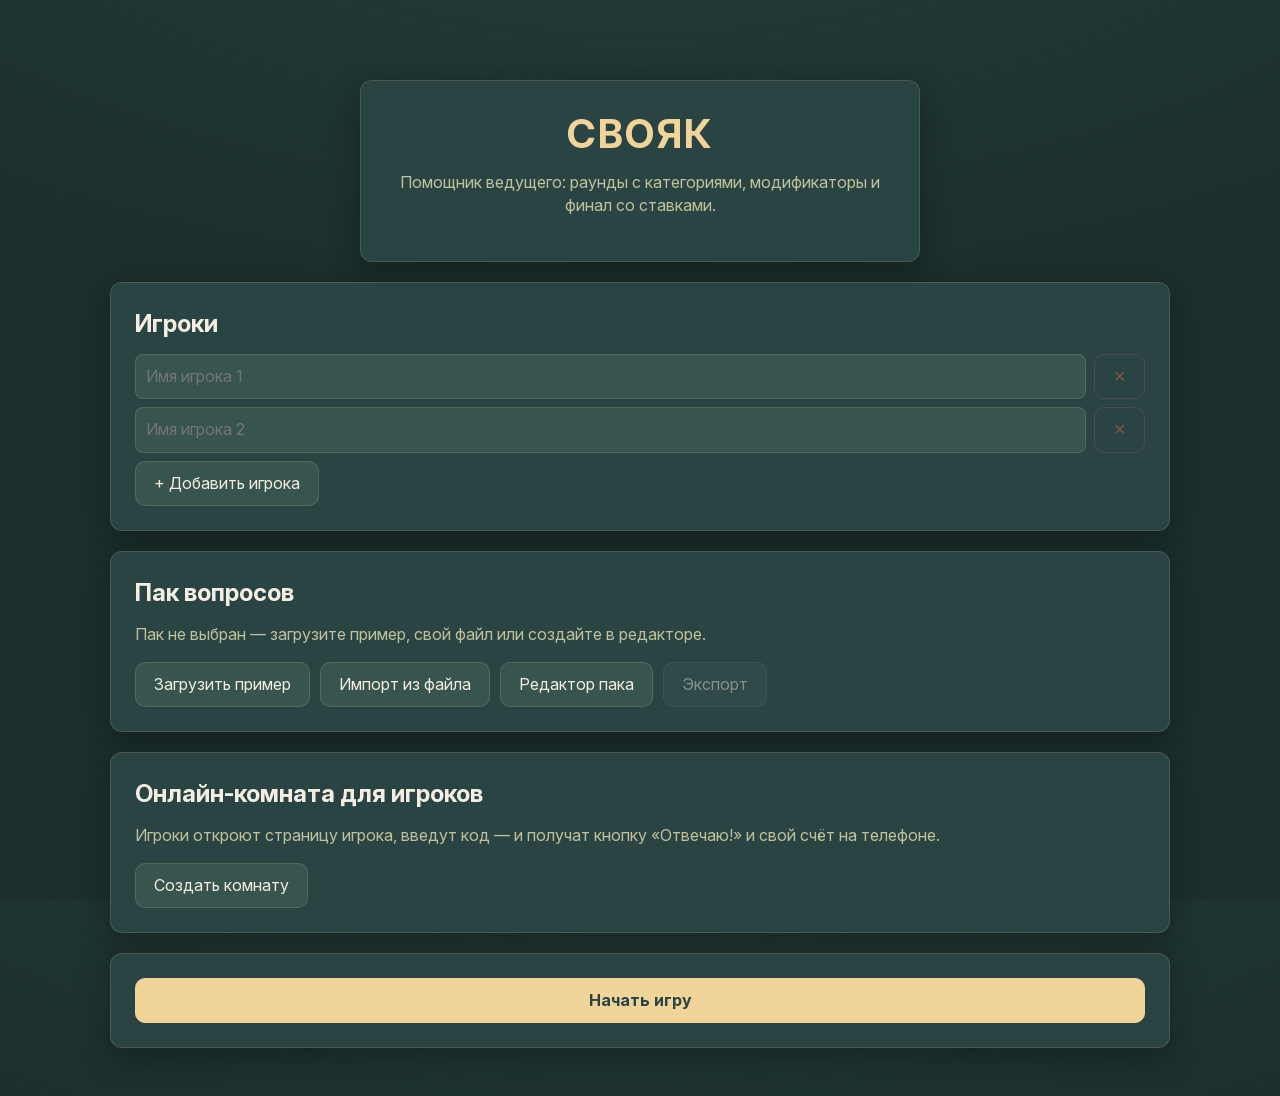
<file: index.html>
<!DOCTYPE html>
<html lang="ru">
<head>
  <meta charset="UTF-8">
  <meta name="viewport" content="width=device-width, initial-scale=1">
  <meta name="theme-color" content="#1c2f2c">
  <title>Свояк — помощник ведущего</title>
  <link rel="stylesheet" href="css/style.css">
</head>
<body>
  <noscript>Для работы приложения нужен включённый JavaScript.</noscript>

  <header id="topbar" class="hidden">
    <div id="scorebar" class="scorebar"></div>
    <div class="topbar-actions">
      <span id="room-chip" class="room-chip hidden"></span>
      <button id="btn-undo" class="btn btn-ghost" type="button" title="Отменить последнее действие">↩ Отменить</button>
      <button id="btn-new-game" class="btn btn-ghost btn-danger" type="button" title="Сбросить игру и вернуться к настройке">Новая игра</button>
    </div>
  </header>

  <main id="main">
    <section id="screen-setup" class="screen"></section>
    <section id="screen-editor" class="screen hidden"></section>
    <section id="screen-board" class="screen hidden"></section>
    <section id="screen-question" class="screen hidden"></section>
    <section id="screen-final" class="screen hidden"></section>
    <section id="screen-results" class="screen hidden"></section>
  </main>

  <script src="js/vendor/mqtt.min.js"></script>
  <script type="module" src="js/app.js"></script>
</body>
</html>
</file>
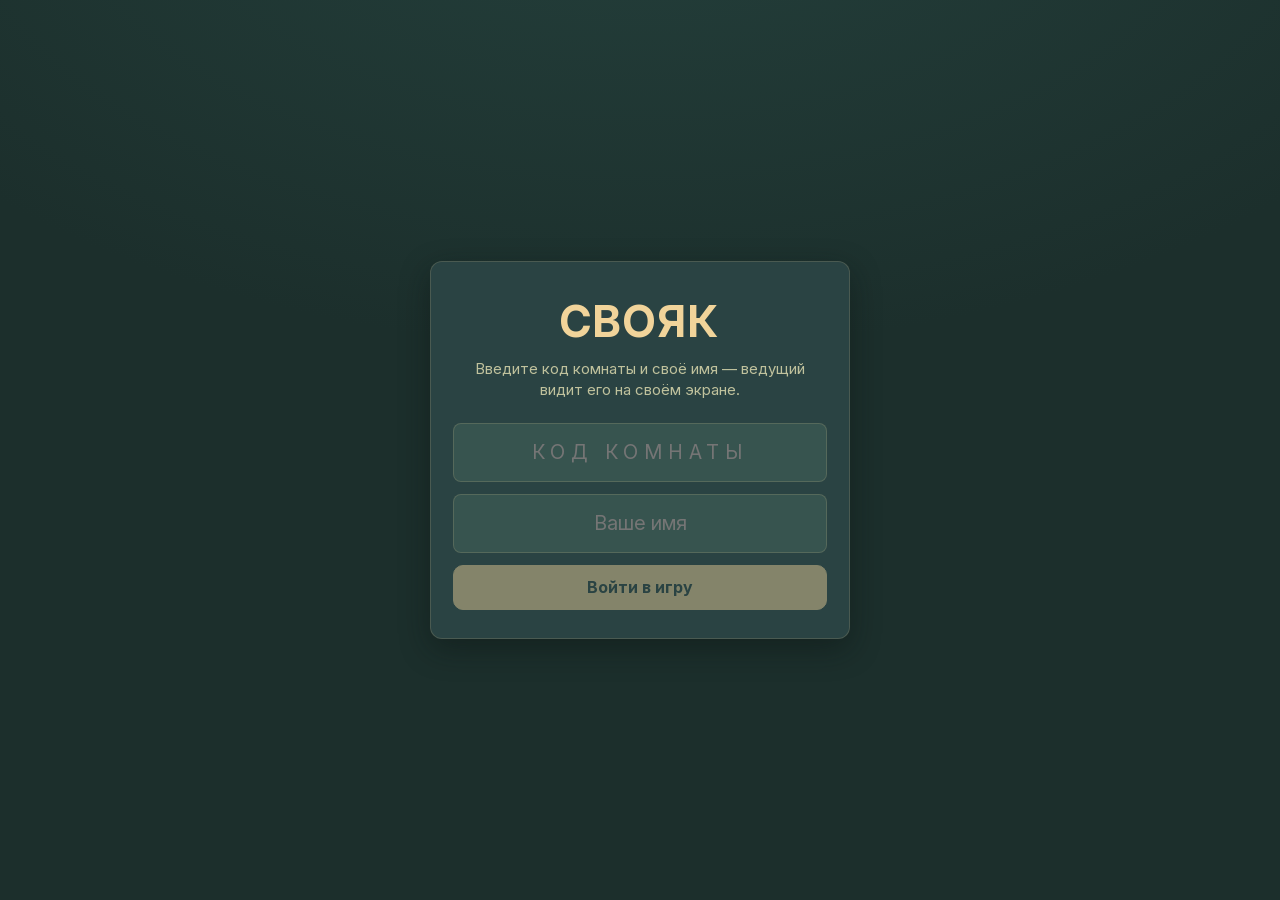
<file: player.html>
<!DOCTYPE html>
<html lang="ru">
<head>
  <meta charset="UTF-8">
  <meta name="viewport" content="width=device-width, initial-scale=1, user-scalable=no">
  <meta name="theme-color" content="#1c2f2c">
  <title>Свояк — игрок</title>
  <link rel="manifest" href="manifest.json">
  <link rel="icon" type="image/svg+xml" href="icons/icon.svg">
  <link rel="apple-touch-icon" href="icons/icon-192.png">
  <link rel="stylesheet" href="css/style.css">
  <link rel="stylesheet" href="css/player.css">
</head>
<body>
  <noscript>Для работы нужен включённый JavaScript.</noscript>

  <!-- Подключение к игре -->
  <div id="join-view" class="join-view">
    <div class="join-card">
      <h1 class="player-logo">Свояк</h1>
      <p class="subtitle">Введите код комнаты и своё имя — ведущий видит его на своём экране.</p>
      <input id="inp-code" type="text" inputmode="latin" placeholder="Код комнаты" maxlength="4"
        autocapitalize="characters" autocomplete="off">
      <input id="inp-name" type="text" placeholder="Ваше имя" maxlength="20" autocomplete="off">
      <button id="btn-join" class="btn btn-primary btn-big" type="button" disabled>Войти в игру</button>
      <p id="join-msg" class="msg hidden"></p>
    </div>
  </div>

  <!-- Игровой экран -->
  <div id="game-view" class="game-view hidden">
    <header class="player-head">
      <span id="pl-status" class="pl-status"><span class="room-dot room-dot-connecting"></span> подключение…</span>
      <span class="pl-room">Комната <b id="pl-code"></b></span>
      <button id="btn-leave" class="btn btn-ghost btn-danger pl-leave" type="button">Выйти</button>
    </header>

    <div class="score-card">
      <div class="score-name" id="pl-name">—</div>
      <div class="score-value" id="pl-score">0</div>
    </div>

    <button id="btn-buzz" class="buzz" type="button" disabled>Отвечаю!</button>
    <div id="pl-hint" class="pl-hint"></div>

    <div class="mini-scores" id="mini-scores"></div>
  </div>

  <script src="js/vendor/mqtt.min.js"></script>
  <script type="module" src="js/player.js"></script>
</body>
</html>
</file>
<file: css/style.css>
/* Свояк — помощник ведущего. Тема: тёмный тил, песочный акцент, выжженный апельсин. */

@font-face {
  font-family: 'Adwaita Sans';
  src: url('../fonts/AdwaitaSans-Regular.ttf') format('truetype');
  font-weight: 100 900;
  font-style: normal;
  font-display: swap;
}

:root {
  --bg: #1c2f2c;            /* тёмный чернильный тил */
  --bg-glow: #24403c;
  --panel: #2a4343;         /* #2A4343 */
  --panel-2: #37544f;       /* светлее тил для полей и вторичных поверхностей */
  --ink: #f3eee1;           /* тёплый белый (основа #F1D49A) */
  --ink-dim: #c0c29d;       /* #C0C29D */
  --accent: #f1d49a;        /* #F1D49A — песочный акцент */
  --accent-ink: #2a4343;    /* текст на песочном */
  --good: #8fc0ae;          /* тинт #416B66 для текста */
  --good-fill: #416b66;     /* #416B66 — заливка «верно» */
  --bad: #e06b41;           /* тинт #D35E36 для текста */
  --bad-fill: #d35e36;      /* #D35E36 — выжженный апельсин */
  --line: rgba(241, 212, 154, 0.16);
  --radius: 12px;
  --shadow: 0 10px 30px rgba(10, 20, 18, 0.45);
  color-scheme: dark;
}

* { box-sizing: border-box; }

html, body { height: 100%; }

body {
  margin: 0;
  font-family: 'Adwaita Sans', -apple-system, BlinkMacSystemFont, "Segoe UI", Roboto, Arial, sans-serif;
  font-size: 16px;
  line-height: 1.45;
  color: var(--ink);
  background:
    radial-gradient(1100px 500px at 50% -200px, var(--bg-glow), transparent),
    var(--bg);
}

/* ---------- Шапка с табло ---------- */

#topbar {
  position: sticky;
  top: 0;
  z-index: 10;
  display: flex;
  align-items: center;
  justify-content: space-between;
  gap: 16px;
  padding: 10px 20px;
  background: rgba(28, 47, 44, 0.92);
  border-bottom: 1px solid var(--line);
  backdrop-filter: blur(6px);
}

.scorebar {
  display: flex;
  flex-wrap: wrap;
  gap: 8px;
  min-height: 34px;
}

.score-chip {
  display: inline-flex;
  align-items: center;
  gap: 8px;
  padding: 4px 12px;
  background: var(--panel);
  border: 1px solid var(--line);
  border-radius: 999px;
  white-space: nowrap;
}

.score-chip b { font-weight: 600; }

.score-chip .score {
  font-variant-numeric: tabular-nums;
  font-weight: 700;
  color: var(--accent);
}

.topbar-actions {
  display: flex;
  gap: 8px;
  flex-shrink: 0;
}

/* ---------- Общее ---------- */

#main {
  max-width: 1100px;
  margin: 0 auto;
  padding: 24px 20px 48px;
}

.hidden { display: none !important; }

.card {
  background: var(--panel);
  border: 1px solid var(--line);
  border-radius: var(--radius);
  box-shadow: var(--shadow);
  padding: 24px;
}

.center-card {
  max-width: 560px;
  margin: 56px auto 0;
  text-align: center;
}

h1 {
  margin: 0 0 8px;
  font-size: 40px;
  letter-spacing: 2px;
  color: var(--accent);
  text-transform: uppercase;
}

h2 { margin: 0 0 12px; font-size: 24px; }

.subtitle { color: var(--ink-dim); margin: 0 0 20px; }
.muted { color: var(--ink-dim); }

.placeholder-note {
  margin: 16px 0 24px;
  padding: 12px 16px;
  border: 1px dashed var(--line);
  border-radius: 8px;
  color: var(--ink-dim);
}

/* ---------- Экран настройки ---------- */

.setup-card { margin-top: 20px; }

.pack-status { color: var(--ink-dim); margin: 4px 0 16px; }
.pack-status.pack-loaded { color: var(--good); }

.btn-row {
  display: flex;
  flex-wrap: wrap;
  gap: 10px;
}

.msg {
  margin: 16px 0 0;
  padding: 10px 14px;
  border-radius: 8px;
}

.msg-error {
  color: var(--bad);
  background: rgba(224, 107, 65, 0.1);
  border: 1px solid rgba(224, 107, 65, 0.35);
}

.msg-ok {
  color: var(--good);
  background: rgba(65, 107, 102, 0.18);
  border: 1px solid rgba(65, 107, 102, 0.55);
}

#main > .card { margin-bottom: 20px; }

/* ---------- Поля ввода ---------- */

input[type="text"],
input[type="number"],
input:not([type]),
select {
  font: inherit;
  padding: 8px 10px;
  background: var(--panel-2);
  border: 1px solid var(--line);
  border-radius: 8px;
  color: var(--ink);
  min-width: 0;
}

input:focus-visible, select:focus-visible {
  outline: 2px solid var(--accent);
  outline-offset: -1px;
}

/* ---------- Игроки и старт ---------- */

.player-row {
  display: flex;
  gap: 8px;
  margin-bottom: 8px;
}

.player-row input { flex: 1; }

.start-card { text-align: center; }

.btn-big {
  padding: 14px 40px;
  font-size: 20px;
  width: 100%;
}

/* ---------- Редактор пака ---------- */

.editor-head {
  display: flex;
  justify-content: space-between;
  align-items: center;
  gap: 16px;
  flex-wrap: wrap;
  margin-bottom: 12px;
}

.tabs { display: flex; gap: 8px; margin: 16px 0; flex-wrap: wrap; }

.tab-active {
  background: var(--accent);
  border-color: var(--accent);
  color: var(--accent-ink);
  font-weight: 700;
}

.cat {
  border: 1px solid var(--line);
  border-radius: 10px;
  padding: 12px;
  margin-bottom: 12px;
  background: rgba(255, 255, 255, 0.03);
}

.cat-head { display: flex; gap: 8px; margin-bottom: 10px; }
.cat-head input { flex: 1; font-weight: 600; }

.q {
  display: flex;
  flex-direction: column;
  gap: 6px;
  margin-bottom: 8px;
}

.q-main {
  display: grid;
  grid-template-columns: 84px 1.5fr 1.2fr 170px 84px 36px;
  gap: 8px;
  align-items: center;
}

.q-media { display: flex; gap: 8px; }

.q-media .q-image { flex: 1; font-size: 14px; }

.q-media .q-upload { padding: 6px 10px; font-size: 14px; white-space: nowrap; }

.q-secret {
  display: flex;
  align-items: center;
  gap: 5px;
  color: var(--ink-dim);
  white-space: nowrap;
  font-size: 14px;
}

.topic {
  display: grid;
  grid-template-columns: 220px 1.5fr 1.2fr 36px;
  gap: 8px;
  align-items: center;
  margin-bottom: 8px;
}

.topic .t-image {
  grid-column: 1 / -1;
  font-size: 14px;
}

/* Картинка к вопросу */
.q-image-view {
  display: block;
  max-width: 100%;
  max-height: 46vh;
  object-fit: contain;
  margin: 0 0 16px;
  border-radius: 10px;
  border: 1px solid var(--line);
  background: #fff;
}

.card h3 { margin: 20px 0 10px; }

/* ---------- Сетка раундов ---------- */

.board-head {
  display: flex;
  justify-content: space-between;
  align-items: center;
  gap: 16px;
  flex-wrap: wrap;
  margin-bottom: 16px;
}

.board-head h2 { margin: 0; }

.board-tools {
  display: flex;
  align-items: center;
  gap: 12px;
  flex-wrap: wrap;
}

.badge-round {
  padding: 4px 10px;
  border: 1px solid rgba(241, 212, 154, 0.5);
  border-radius: 999px;
  color: var(--accent);
  font-size: 14px;
}

.board-grid {
  display: grid;
  grid-template-columns: repeat(var(--cols, 4), 1fr);
  gap: 10px;
  align-items: start;
}

.board-col { display: flex; flex-direction: column; gap: 10px; }

.board-cat {
  display: flex;
  align-items: center;
  justify-content: center;
  text-align: center;
  min-height: 56px;
  padding: 8px;
  background: var(--panel-2);
  border: 1px solid var(--line);
  border-radius: 10px;
  font-weight: 700;
}

.board-cell {
  position: relative;
  display: flex;
  flex-direction: column;
  align-items: center;
  justify-content: center;
  min-height: 76px;
  border: none;
  border-radius: 10px;
  background: var(--accent);
  color: var(--accent-ink);
  font-size: 26px;
  font-weight: 800;
  font-variant-numeric: tabular-nums;
  cursor: pointer;
  transition: transform 0.05s ease, filter 0.15s ease;
}

.board-cell:hover { filter: brightness(1.08); }
.board-cell:active { transform: scale(0.97); }

.board-cell.played {
  background: var(--panel-2);
  cursor: default;
  opacity: 0.35;
  transform: none;
}

.board-cell.played .cell-value { visibility: hidden; }
.board-cell.played .cell-badges { display: none; }

.cell-badges {
  position: absolute;
  top: 6px;
  right: 8px;
  display: flex;
  gap: 4px;
}

.badge {
  padding: 1px 6px;
  border-radius: 6px;
  background: rgba(0, 0, 0, 0.25);
  color: var(--accent-ink);
  font-size: 13px;
  font-weight: 700;
}

.badge-secret { background: rgba(255, 255, 255, 0.55); }

/* ---------- Экран вопроса ---------- */

.q-text {
  font-size: 26px;
  line-height: 1.4;
  margin: 8px 0 20px;
}

.answer-zone { margin-bottom: 8px; }

.answer-text {
  margin-top: 12px;
  padding: 14px 18px;
  background: var(--panel-2);
  border: 1px solid var(--line);
  border-radius: 10px;
  font-size: 22px;
}

.award-row {
  display: flex;
  justify-content: space-between;
  align-items: center;
  gap: 12px;
  flex-wrap: wrap;
  padding: 10px 0;
  border-bottom: 1px solid var(--line);
}

.award-row:last-child { border-bottom: none; }

.award-name { font-size: 18px; font-weight: 600; }

.award-score {
  margin-left: 8px;
  color: var(--accent);
  font-variant-numeric: tabular-nums;
}

.award-btns { display: flex; gap: 8px; }

/* Метки отложенных эффектов на строке игрока */
.effect-tag {
  margin-left: 8px;
  padding: 2px 8px;
  border-radius: 999px;
  background: rgba(224, 107, 65, 0.15);
  border: 1px solid rgba(224, 107, 65, 0.5);
  color: var(--bad);
  font-size: 12px;
  font-weight: 700;
  white-space: nowrap;
}

.effect-tag.effect-approx {
  background: rgba(241, 212, 154, 0.12);
  border-color: rgba(241, 212, 154, 0.5);
  color: var(--accent);
}

.btn-good {
  background: rgba(65, 107, 102, 0.35);
  border-color: rgba(143, 192, 174, 0.5);
  color: var(--good);
  font-weight: 600;
}

.btn-danger {
  background: rgba(224, 107, 65, 0.12);
  border-color: rgba(224, 107, 65, 0.5);
}

/* ---------- Модификаторы и секретные вопросы ---------- */

.notice {
  margin: 0 0 12px;
  padding: 10px 14px;
  border: 1px solid rgba(241, 212, 154, 0.45);
  border-radius: 8px;
  background: rgba(241, 212, 154, 0.08);
  color: var(--accent);
}

.pick-grid {
  display: grid;
  grid-template-columns: repeat(auto-fill, minmax(200px, 1fr));
  gap: 10px;
}

.pick-player {
  min-height: 60px;
  font-size: 18px;
  font-weight: 600;
}

.ask-row .award-btns { flex: 1; justify-content: flex-end; }
.ask-row .ask-amount { width: 220px; }

/* ---------- Финал ---------- */

.topic-chips {
  display: flex;
  flex-wrap: wrap;
  gap: 10px;
  margin-bottom: 16px;
}

.topic-chip {
  padding: 14px 22px;
  font-size: 18px;
  font-weight: 600;
}

.topic-chip.eliminated {
  opacity: 0.3;
  text-decoration: line-through;
}

.masked-input { width: 220px; letter-spacing: 3px; text-align: center; }

.reveal-answer {
  flex: 1;
  min-width: 160px;
  font-size: 16px;
}

.btn.chosen {
  outline: 2px solid var(--accent);
  outline-offset: -2px;
  background: rgba(241, 212, 154, 0.18);
}

/* ---------- Итоги ---------- */

.results-card { max-width: 560px; margin-top: 48px; }

.results-table {
  display: flex;
  flex-direction: column;
  gap: 8px;
  margin-top: 8px;
}

.result-row {
  display: flex;
  align-items: center;
  gap: 14px;
  padding: 12px 18px;
  background: var(--panel-2);
  border: 1px solid var(--line);
  border-radius: 10px;
}

.result-row.winner {
  border-color: var(--accent);
  background: rgba(241, 212, 154, 0.1);
}

.result-place { font-size: 22px; width: 90px; }

.result-name { flex: 1; font-size: 18px; font-weight: 600; }

.result-score {
  font-size: 24px;
  font-weight: 800;
  color: var(--accent);
  font-variant-numeric: tabular-nums;
}

.results-actions {
  justify-content: center;
  margin-top: 24px;
}

/* ---------- Онлайн-комната ---------- */

.room-chip {
  display: inline-flex;
  align-items: center;
  gap: 7px;
  padding: 5px 12px;
  border: 1px solid rgba(241, 212, 154, 0.5);
  border-radius: 999px;
  font-size: 14px;
  color: var(--accent);
  white-space: nowrap;
}

.room-dot {
  width: 8px;
  height: 8px;
  border-radius: 50%;
  background: var(--ink-dim);
}

.room-dot-online { background: var(--good); }
.room-dot-connecting { background: var(--accent); }
.room-dot-error { background: var(--bad); }

.room-code {
  font-size: 22px;
  letter-spacing: 4px;
  color: var(--accent);
}

.room-link {
  color: var(--accent);
  word-break: break-all;
}

/* ---------- Нажатия кнопки игроками ---------- */

.buzz-list {
  display: flex;
  flex-wrap: wrap;
  align-items: center;
  gap: 8px;
  margin: 0 0 16px;
  padding: 10px 14px;
  background: rgba(65, 107, 102, 0.12);
  border: 1px solid rgba(65, 107, 102, 0.5);
  border-radius: 8px;
}

.buzz-title {
  color: var(--good);
  font-weight: 600;
  margin-right: 4px;
}

.buzz-item {
  display: inline-flex;
  align-items: center;
  gap: 6px;
  padding: 4px 10px;
  background: var(--panel-2);
  border: 1px solid var(--line);
  border-radius: 999px;
  font-size: 15px;
}

.buzz-first {
  border-color: var(--accent);
  background: rgba(241, 212, 154, 0.15);
  font-weight: 700;
}

.buzz-num {
  display: inline-flex;
  align-items: center;
  justify-content: center;
  width: 20px;
  height: 20px;
  border-radius: 50%;
  background: var(--panel);
  font-size: 12px;
  font-weight: 700;
}

.buzz-first .buzz-num { background: var(--accent); color: var(--accent-ink); }

.buzz-ago {
  color: var(--ink-dim);
  font-size: 13px;
  font-variant-numeric: tabular-nums;
}

/* ---------- Кнопки ---------- */

.btn {
  font: inherit;
  padding: 10px 18px;
  border-radius: 10px;
  border: 1px solid var(--line);
  background: var(--panel-2);
  color: var(--ink);
  cursor: pointer;
  transition: transform 0.05s ease, filter 0.15s ease;
}

.btn:hover { filter: brightness(1.15); }
.btn:active { transform: scale(0.97); }
.btn:disabled { opacity: 0.45; cursor: not-allowed; transform: none; }

.btn-primary {
  background: var(--accent);
  border-color: var(--accent);
  color: var(--accent-ink);
  font-weight: 700;
}

.btn-ghost { background: transparent; }

.btn-danger { color: var(--bad); border-color: rgba(255, 107, 107, 0.4); }

.btn-good { color: var(--good); border-color: rgba(143, 192, 174, 0.4); }
</file>
<file: css/player.css>
/* Страница игрока: мобильный экран с кнопкой и счётом. */

body {
  background: radial-gradient(900px 500px at 50% -150px, var(--bg-glow), transparent), var(--bg);
}

.join-view {
  min-height: 100vh;
  display: flex;
  align-items: center;
  justify-content: center;
  padding: 20px;
}

.join-card {
  width: 100%;
  max-width: 420px;
  background: var(--panel);
  border: 1px solid var(--line);
  border-radius: var(--radius);
  box-shadow: var(--shadow);
  padding: 28px 22px;
  text-align: center;
}

.player-logo {
  font-size: 44px;
  margin-bottom: 4px;
}

.join-card .subtitle {
  font-size: 15px;
  margin-bottom: 22px;
}

.join-card input {
  display: block;
  width: 100%;
  margin-bottom: 12px;
  padding: 14px;
  font-size: 20px;
  text-align: center;
}

#inp-code { letter-spacing: 6px; text-transform: uppercase; }

.game-view {
  max-width: 520px;
  margin: 0 auto;
  padding: 14px 16px 24px;
  min-height: 100vh;
  display: flex;
  flex-direction: column;
}

.player-head {
  display: flex;
  align-items: center;
  justify-content: space-between;
  gap: 8px;
  font-size: 14px;
  color: var(--ink-dim);
}

.pl-status {
  display: inline-flex;
  align-items: center;
  gap: 6px;
  white-space: nowrap;
}

.pl-room b { color: var(--accent); letter-spacing: 2px; }

.pl-leave { padding: 6px 10px; font-size: 14px; }

.score-card {
  margin: 22px 0;
  padding: 26px 20px;
  background: var(--panel);
  border: 1px solid var(--line);
  border-radius: var(--radius);
  text-align: center;
}

.score-name {
  color: var(--ink-dim);
  font-size: 18px;
  margin-bottom: 6px;
}

.score-value {
  font-size: 72px;
  font-weight: 800;
  color: var(--accent);
  font-variant-numeric: tabular-nums;
  line-height: 1;
}

/* Главная кнопка */

.buzz {
  flex: 1;
  min-height: 230px;
  border: none;
  border-radius: 24px;
  background: var(--accent);
  color: var(--accent-ink);
  font-size: 42px;
  font-weight: 800;
  text-transform: uppercase;
  letter-spacing: 2px;
  cursor: pointer;
  box-shadow: 0 14px 40px rgba(241, 212, 154, 0.22);
  transition: transform 0.06s ease, filter 0.15s ease;
  -webkit-tap-highlight-color: transparent;
}

.buzz:active { transform: scale(0.97); }

.buzz:disabled {
  background: var(--panel-2);
  color: var(--ink-dim);
  box-shadow: none;
  cursor: not-allowed;
  font-size: 26px;
  text-transform: none;
  letter-spacing: 0;
}

.buzz.pressed {
  background: var(--good-fill);
  color: var(--ink);
}

.pl-hint {
  min-height: 24px;
  margin-top: 12px;
  text-align: center;
  color: var(--ink-dim);
  font-size: 15px;
}

.mini-scores {
  margin-top: 18px;
  display: flex;
  flex-direction: column;
  gap: 6px;
}

.mini-score {
  display: flex;
  justify-content: space-between;
  padding: 8px 14px;
  background: var(--panel);
  border: 1px solid var(--line);
  border-radius: 10px;
  font-size: 16px;
}

.mini-score.me { border-color: rgba(241, 212, 154, 0.5); }

.mini-score .v {
  color: var(--accent);
  font-weight: 700;
  font-variant-numeric: tabular-nums;
}
</file>
